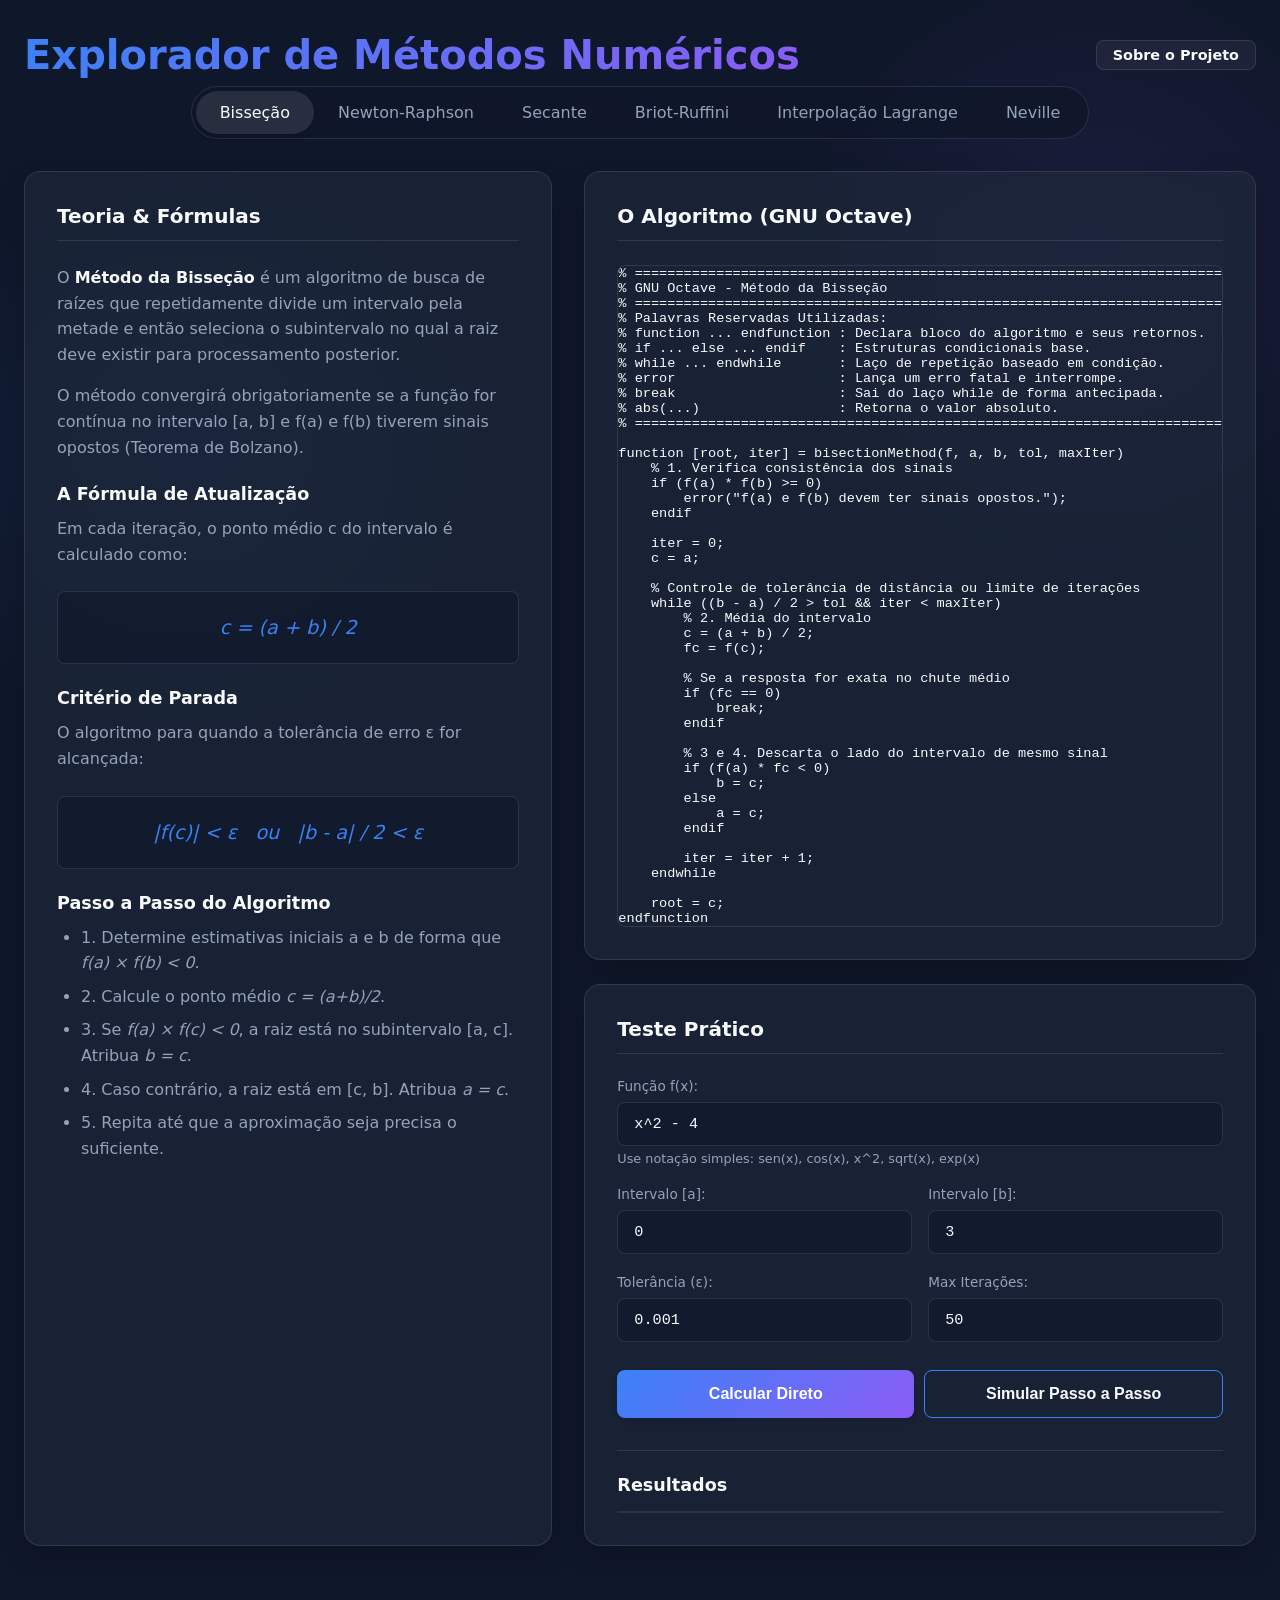
<file: index.html>
<!DOCTYPE html>
<html lang="pt-BR">

<head>
    <meta charset="UTF-8">
    <meta name="viewport" content="width=device-width, initial-scale=1.0">
    <title>Métodos Numéricos (Offline)</title>
    <!-- Custom CSS -->
    <link rel="stylesheet" href="style.css">
</head>

<body>
    <header class="app-header">
        <div style="display: flex; justify-content: space-between; align-items: center; margin-bottom: 0.5rem;">
            <h1 style="margin-bottom: 0;">Explorador de Métodos Numéricos</h1>
            <a href="sobre.html"
                style="color: var(--text-primary); text-decoration: none; padding: 0.4rem 1rem; border: 1px solid var(--panel-border); border-radius: 0.5rem; background: rgba(255,255,255,0.05); font-weight: 600; font-size: 0.9rem; transition: background 0.2s;">Sobre
                o Projeto</a>
        </div>
        <nav class="method-selector">
            <button class="active" data-method="bisection">Bisseção</button>
            <button data-method="newton">Newton-Raphson</button>
            <button data-method="secant">Secante</button>
            <button data-method="briot-ruffini">Briot-Ruffini</button>
            <button data-method="lagrange">Interpolação Lagrange</button>
            <button data-method="neville">Neville</button>
        </nav>
    </header>

    <main class="app-container">
        <!-- Left Panel: Theory & Formula -->
        <section class="panel theory-panel glass-panel">
            <h2>Teoria & Fórmulas</h2>
            <div id="theory-content">
                <!-- Content injected by JS -->
            </div>
        </section>

        <!-- Right Panel: Code & Playground -->
        <section class="panel practice-panel">
            <div class="code-container glass-panel">
                <h2>O Algoritmo (GNU Octave)</h2>
                <pre><code id="code-block" class="language-matlab">
// Code injected by JS
                </code></pre>
            </div>

            <div class="playground glass-panel">
                <h2>Teste Prático</h2>
                <form id="calc-form">
                    <div class="input-group" id="func-input-group" style="flex: 1 1 100%;">
                        <label for="func-input">Função f(x):</label>
                        <input type="text" id="func-input" value="x^2 - 4" required placeholder="ex: x^2 - 4">
                        <small style="color: var(--text-secondary); margin-top: 5px; font-size: 0.8rem;">Use notação
                            simples: sen(x), cos(x), x^2, sqrt(x), exp(x)</small>
                    </div>

                    <!-- Bisection Inputs -->
                    <div id="bisection-inputs" class="input-set input-row">
                        <div class="input-group">
                            <label for="interval-a">Intervalo [a]:</label>
                            <input type="number" step="any" id="interval-a" value="0" required>
                        </div>
                        <div class="input-group">
                            <label for="interval-b">Intervalo [b]:</label>
                            <input type="number" step="any" id="interval-b" value="3" required>
                        </div>
                    </div>

                    <!-- Newton Inputs -->
                    <div id="newton-inputs" class="input-set input-row hidden">
                        <div class="input-group">
                            <label for="initial-guess">Chute Inicial x<sub>0</sub>:</label>
                            <input type="number" step="any" id="initial-guess" value="3">
                        </div>
                    </div>

                    <!-- Secant Inputs -->
                    <div id="secant-inputs" class="input-set input-row hidden">
                        <div class="input-group">
                            <label for="secant-x0">x<sub>0</sub>:</label>
                            <input type="number" step="any" id="secant-x0" value="0">
                        </div>
                        <div class="input-group">
                            <label for="secant-x1">x<sub>1</sub>:</label>
                            <input type="number" step="any" id="secant-x1" value="3">
                        </div>
                    </div>

                    <!-- Briot-Ruffini Inputs -->
                    <div id="briot-ruffini-inputs" class="input-set input-row hidden">
                        <div class="input-group" style="flex: 1 1 100%;">
                            <label for="br-coeffs">Coeficientes de P(x), do maior grau para o menor, separados por
                                vírgula:</label>
                            <input type="text" id="br-coeffs" value="1, -5, 6"
                                placeholder="ex: 1, -5, 6 para x² - 5x + 6 = 0">
                        </div>
                        <div class="input-group">
                            <label for="br-a">Raiz a testar (x = a):</label>
                            <input type="number" step="any" id="br-a" value="2">
                        </div>
                    </div>

                    <!-- Lagrange Inputs -->
                    <div id="lagrange-inputs" class="input-set input-row hidden">
                        <div class="input-group" style="flex: 1 1 100%;">
                            <label for="lagrange-points">Pontos conhecidos (x,y separados por ;):</label>
                            <input type="text" id="lagrange-points" value="-1,4; 0,1; 2,-1"
                                placeholder="ex: 1,2; 2,4; 3,9">
                        </div>
                        <div class="input-group">
                            <label for="lagrange-x">Valor alvo de x:</label>
                            <input type="number" step="any" id="lagrange-x" value="1">
                        </div>
                    </div>

                    <!-- Neville Inputs -->
                    <div id="neville-inputs" class="input-set input-row hidden">
                        <div class="input-group" style="flex: 1 1 100%;">
                            <label for="neville-points">Pontos conhecidos (x,y separados por ;):</label>
                            <input type="text" id="neville-points" value="-1,4; 0,1; 2,-1"
                                placeholder="ex: 1,2; 2,4; 3,9">
                        </div>
                        <div class="input-group">
                            <label for="neville-x">Valor alvo de x:</label>
                            <input type="number" step="any" id="neville-x" value="1">
                        </div>
                    </div>

                    <div class="input-row">
                        <div class="input-group">
                            <label for="tolerance">Tolerância (&epsilon;):</label>
                            <input type="number" step="any" id="tolerance" value="0.001" required>
                        </div>
                        <div class="input-group">
                            <label for="max-iter">Max Iterações:</label>
                            <input type="number" id="max-iter" value="50" required>
                        </div>
                    </div>

                    <div class="button-row" style="display: flex; gap: 10px;">
                        <button type="submit" id="btn-calc" class="btn-primary" style="flex: 1;">Calcular
                            Direto</button>
                        <button type="button" id="btn-simulate" class="btn-secondary" style="flex: 1;">Simular Passo a
                            Passo</button>
                    </div>
                </form>

                <div class="results-container">
                    <h3>Resultados</h3>
                    <div id="final-result" class="final-result"></div>

                    <!-- View de Tabela Convencional -->
                    <div id="table-view" class="table-scroller">
                        <table id="results-table">
                            <thead>
                                <!-- Headers injected by JS -->
                            </thead>
                            <tbody>
                                <!-- Rows injected by JS -->
                            </tbody>
                        </table>
                    </div>

                    <!-- View do Simulador Passo a Passo -->
                    <div id="simulator-view" class="simulator-container hidden">
                        <div class="sim-header">
                            <h4 id="sim-step-title">Passo 1/N</h4>
                            <button type="button" id="btn-stop-sim" class="btn-secondary"
                                style="padding: 2px 8px; font-size: 0.8rem;">Sair Simulação</button>
                        </div>
                        <div id="sim-content" class="sim-content">
                            <!-- JS injects the step detail here -->
                        </div>
                        <div class="sim-controls">
                            <button type="button" id="btn-sim-prev" class="btn-secondary" disabled>Anterior</button>
                            <button type="button" id="btn-sim-next" class="btn-primary">Próximo</button>
                        </div>
                    </div>
                </div>
            </div>
        </section>
    </main>
    <!-- JS Modules (ordem importa: parser → métodos → app) -->
    <script src="js/parser.js"></script>
    <script src="js/bisection.js"></script>
    <script src="js/newton.js"></script>
    <script src="js/secant.js"></script>
    <script src="js/briot_ruffini.js"></script>
    <script src="js/lagrange.js"></script>
    <script src="js/neville.js"></script>
    <script src="js/app.js"></script>
</body>

</html>
</file>
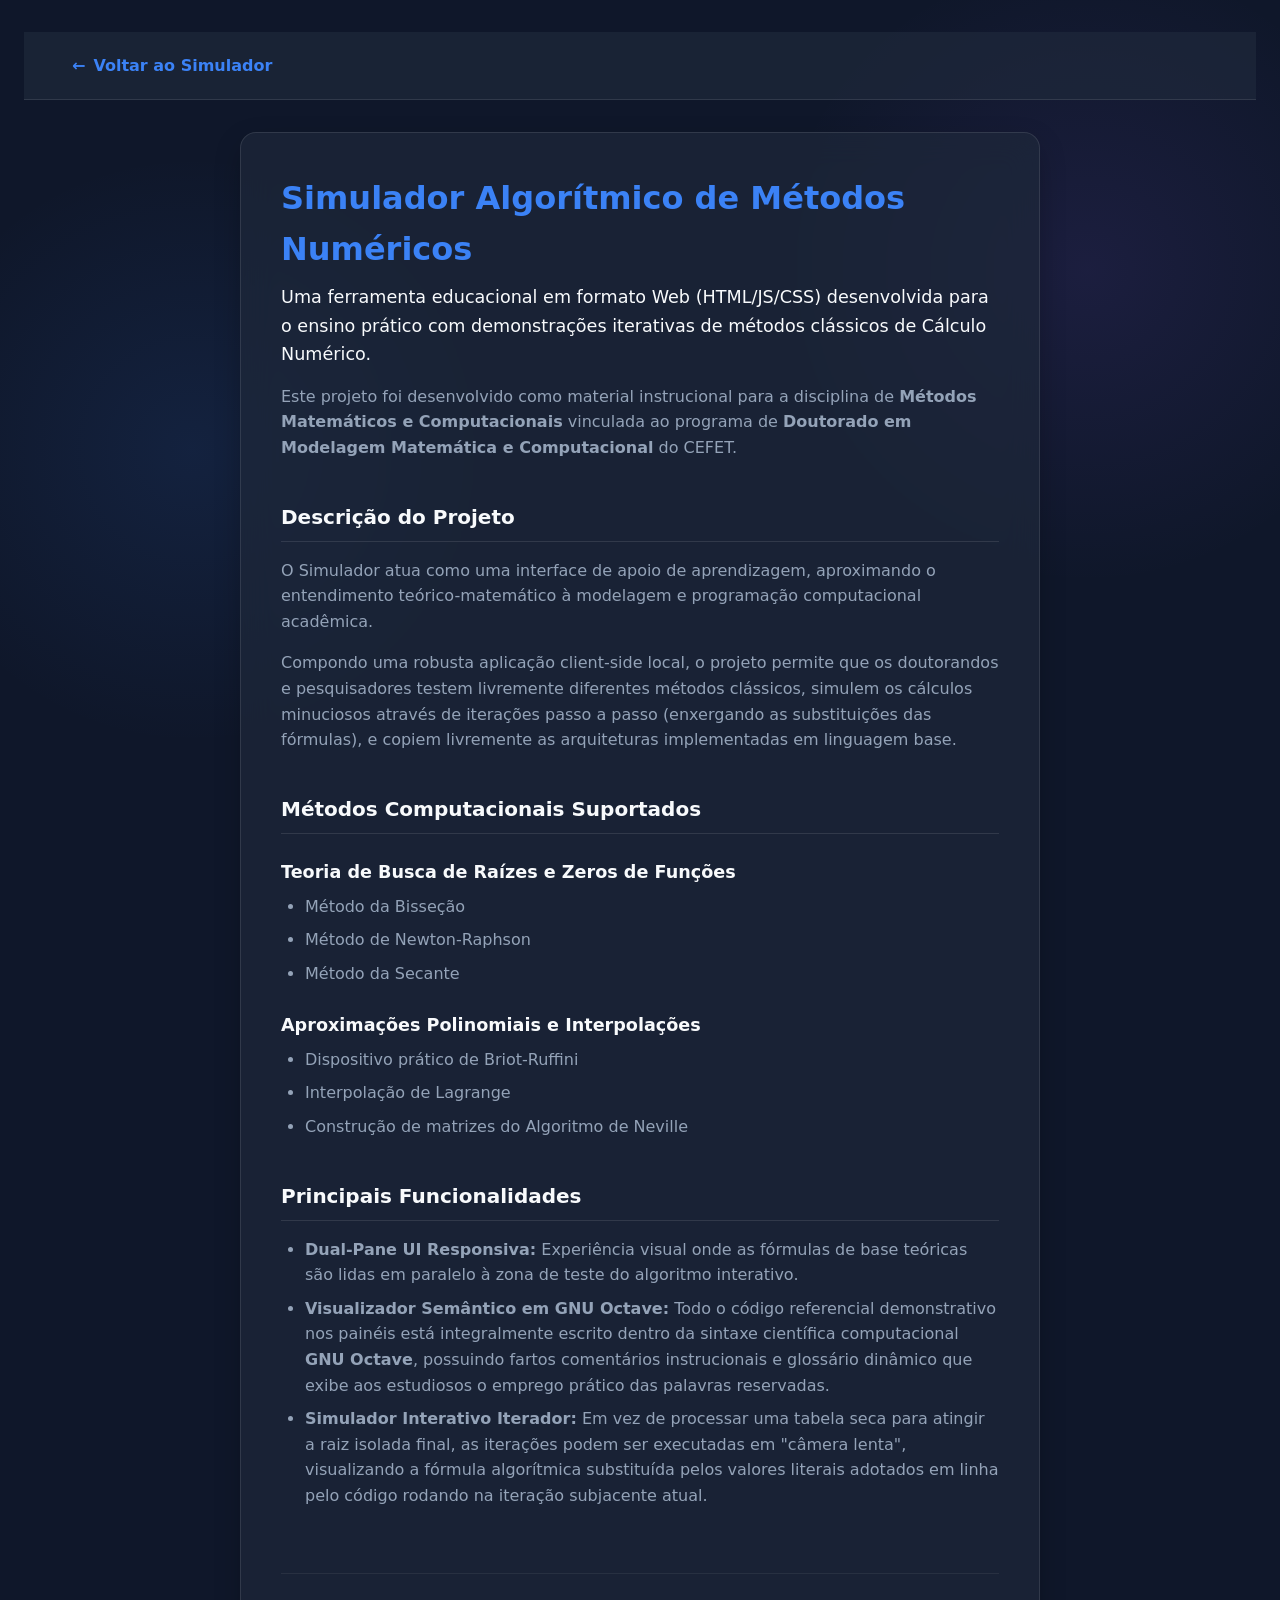
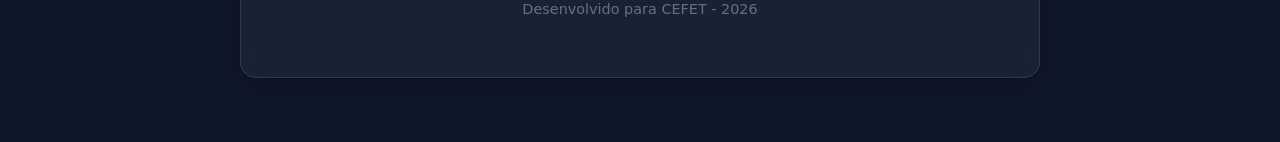
<file: sobre.html>
<!DOCTYPE html>
<html lang="pt-BR">

<head>
    <meta charset="UTF-8">
    <meta name="viewport" content="width=device-width, initial-scale=1.0">
    <title>Sobre - Métodos Numéricos</title>
    <link rel="stylesheet" href="style.css">
    <style>
        body {
            display: flex;
            flex-direction: column;
            align-items: center;
        }

        .about-header {
            width: 100%;
            padding: 1.5rem 3rem;
            background: rgba(30, 41, 59, 0.7);
            border-bottom: 1px solid var(--panel-border);
            text-align: left;
        }

        .about-container {
            max-width: 800px;
            width: 100%;
            margin: 2rem;
            padding: 2.5rem;
            color: var(--text-secondary);
            line-height: 1.6;
        }

        .about-container h1,
        .about-container h2,
        .about-container h3 {
            color: var(--text-primary);
        }

        .about-container h1 {
            margin-bottom: 0.5rem;
        }

        .about-container h2 {
            margin-top: 2.5rem;
            margin-bottom: 1rem;
            border-bottom: 1px solid var(--panel-border);
            padding-bottom: 0.5rem;
        }

        .about-container h3 {
            margin-top: 1.5rem;
            margin-bottom: 0.5rem;
            font-size: 1.1rem;
        }

        .about-container p {
            margin-bottom: 1rem;
        }

        .about-container ul {
            padding-left: 1.5rem;
            margin-bottom: 1.5rem;
        }

        .about-container li {
            margin-bottom: 0.5rem;
        }

        .btn-back {
            color: var(--accent);
            text-decoration: none;
            font-weight: 600;
            display: inline-flex;
            align-items: center;
            gap: 0.5rem;
            transition: opacity 0.2s;
        }

        .btn-back:hover {
            opacity: 0.8;
        }
    </style>
</head>

<body>
    <header class="about-header">
        <a href="index.html" class="btn-back"><span>&larr;</span> Voltar ao Simulador</a>
    </header>

    <main class="about-container glass-panel">
        <h1 style="color: var(--accent);">Simulador Algorítmico de Métodos Numéricos</h1>
        <p style="font-size: 1.1rem; color: var(--text-primary);">Uma ferramenta educacional em formato Web
            (HTML/JS/CSS) desenvolvida para o ensino prático com demonstrações iterativas de métodos clássicos de
            Cálculo Numérico.</p>

        <p>Este projeto foi desenvolvido como material instrucional para a disciplina de <strong>Métodos Matemáticos e
                Computacionais</strong> vinculada ao programa de <strong>Doutorado em Modelagem Matemática e
                Computacional</strong> do CEFET.</p>

        <h2>Descrição do Projeto</h2>
        <p>O Simulador atua como uma interface de apoio de aprendizagem, aproximando o entendimento teórico-matemático à
            modelagem e programação computacional acadêmica.</p>
        <p>Compondo uma robusta aplicação client-side local, o projeto permite que os doutorandos e pesquisadores testem
            livremente diferentes métodos clássicos, simulem os cálculos minuciosos através de iterações passo a passo
            (enxergando as substituições das fórmulas), e copiem livremente as arquiteturas implementadas em linguagem
            base.</p>

        <h2>Métodos Computacionais Suportados</h2>

        <h3>Teoria de Busca de Raízes e Zeros de Funções</h3>
        <ul>
            <li>Método da Bisseção</li>
            <li>Método de Newton-Raphson</li>
            <li>Método da Secante</li>
        </ul>

        <h3>Aproximações Polinomiais e Interpolações</h3>
        <ul>
            <li>Dispositivo prático de Briot-Ruffini</li>
            <li>Interpolação de Lagrange</li>
            <li>Construção de matrizes do Algoritmo de Neville</li>
        </ul>

        <h2>Principais Funcionalidades</h2>
        <ul>
            <li><strong>Dual-Pane UI Responsiva:</strong> Experiência visual onde as fórmulas de base teóricas são lidas
                em paralelo à zona de teste do algoritmo interativo.</li>
            <li><strong>Visualizador Semântico em GNU Octave:</strong> Todo o código referencial demonstrativo nos
                painéis está integralmente escrito dentro da sintaxe científica computacional <strong>GNU
                    Octave</strong>, possuindo fartos comentários instrucionais e glossário dinâmico que exibe aos
                estudiosos o emprego prático das palavras reservadas.</li>
            <li><strong>Simulador Interativo Iterador:</strong> Em vez de processar uma tabela seca para atingir a raiz
                isolada final, as iterações podem ser executadas em "câmera lenta", visualizando a fórmula algorítmica
                substituída pelos valores literais adotados em linha pelo código rodando na iteração subjacente atual.
            </li>
        </ul>

        <div
            style="margin-top: 4rem; text-align: center; border-top: 1px solid var(--panel-border); padding-top: 1.5rem; opacity: 0.6; font-size: 0.9em;">
            <p>Desenvolvido para CEFET - 2026</p>
        </div>
    </main>
</body>

</html>
</file>
<file: style.css>
:root {
    --bg-color: #0f172a;
    --panel-bg: rgba(30, 41, 59, 0.7);
    --panel-border: rgba(255, 255, 255, 0.1);
    --text-primary: #f8fafc;
    --text-secondary: #94a3b8;
    --accent: #3b82f6;
    --accent-hover: #2563eb;
    --accent-gradient: linear-gradient(135deg, #3b82f6, #8b5cf6);
    --success: #10b981;
    --danger: #ef4444;
}

* {
    box-sizing: border-box;
    margin: 0;
    padding: 0;
}

body {
    font-family: system-ui, -apple-system, sans-serif;
    background-color: var(--bg-color);
    color: var(--text-primary);
    min-height: 100vh;
    display: flex;
    flex-direction: column;
    padding: 2rem 1.5rem;
    background-image:
        radial-gradient(circle at 15% 50%, rgba(59, 130, 246, 0.1), transparent 25%),
        radial-gradient(circle at 85% 30%, rgba(139, 92, 246, 0.1), transparent 25%);
    background-attachment: fixed;
}

.app-header {
    text-align: center;
    margin-bottom: 2rem;
}

.app-header h1 {
    font-size: 2.5rem;
    font-weight: 700;
    margin-bottom: 1.5rem;
    background: var(--accent-gradient);
    -webkit-background-clip: text;
    -webkit-text-fill-color: transparent;
}

.method-selector {
    display: inline-flex;
    background: rgba(15, 23, 42, 0.8);
    border-radius: 9999px;
    padding: 0.25rem;
    border: 1px solid var(--panel-border);
}

.method-selector button {
    background: transparent;
    border: none;
    color: var(--text-secondary);
    padding: 0.75rem 1.5rem;
    font-size: 1rem;
    font-weight: 500;
    border-radius: 9999px;
    cursor: pointer;
    transition: all 0.3s ease;
    font-family: inherit;
}

.method-selector button:hover {
    color: var(--text-primary);
}

.method-selector button.active {
    background: var(--panel-border);
    color: var(--text-primary);
    box-shadow: 0 4px 6px -1px rgba(0, 0, 0, 0.1);
}

.app-container {
    display: grid;
    grid-template-columns: 1fr 1fr;
    gap: 2rem;
    max-width: 1400px;
    margin: 0 auto;
    width: 100%;
}

.glass-panel {
    background: var(--panel-bg);
    backdrop-filter: blur(16px);
    -webkit-backdrop-filter: blur(16px);
    border: 1px solid var(--panel-border);
    border-radius: 1rem;
    padding: 2rem;
    box-shadow: 0 10px 30px -5px rgba(0, 0, 0, 0.3);
}

h2 {
    font-size: 1.25rem;
    font-weight: 600;
    margin-bottom: 1.5rem;
    color: var(--text-primary);
    border-bottom: 1px solid var(--panel-border);
    padding-bottom: 0.75rem;
    display: flex;
    align-items: center;
    gap: 0.5rem;
}

h3 {
    font-size: 1.1rem;
    margin-bottom: 1rem;
}

/* Form Styles */
.input-row {
    display: flex;
    gap: 1rem;
    flex-wrap: wrap;
}

.input-group {
    display: flex;
    flex-direction: column;
    margin-bottom: 1.25rem;
    flex: 1;
    min-width: 140px;
}

label {
    font-size: 0.85rem;
    font-weight: 500;
    color: var(--text-secondary);
    margin-bottom: 0.5rem;
}

input {
    background: rgba(15, 23, 42, 0.6);
    border: 1px solid var(--panel-border);
    border-radius: 0.5rem;
    padding: 0.75rem 1rem;
    color: var(--text-primary);
    font-family: monospace;
    font-size: 0.95rem;
    transition: all 0.3s;
}

input:focus {
    outline: none;
    border-color: var(--accent);
    box-shadow: 0 0 0 2px rgba(59, 130, 246, 0.2);
}

.btn-primary {
    background: var(--accent-gradient);
    border: none;
    border-radius: 0.5rem;
    color: white;
    padding: 0.875rem 1.5rem;
    font-size: 1rem;
    font-weight: 600;
    cursor: pointer;
    width: 100%;
    margin-top: 0.5rem;
    transition: all 0.2s;
    box-shadow: 0 4px 6px -1px rgba(0, 0, 0, 0.1), 0 2px 4px -1px rgba(0, 0, 0, 0.06);
}

.btn-primary:hover {
    opacity: 0.9;
    transform: translateY(-1px);
    box-shadow: 0 10px 15px -3px rgba(0, 0, 0, 0.1), 0 4px 6px -2px rgba(0, 0, 0, 0.05);
}

.btn-primary:active {
    transform: translateY(1px);
}

.btn-secondary {
    background: transparent;
    border: 1px solid var(--accent);
    border-radius: 0.5rem;
    color: var(--text-primary);
    padding: 0.875rem 1.5rem;
    font-size: 1rem;
    font-weight: 600;
    cursor: pointer;
    width: 100%;
    margin-top: 0.5rem;
    transition: all 0.2s;
}

.btn-secondary:hover:not(:disabled) {
    background: rgba(59, 130, 246, 0.1);
    transform: translateY(-1px);
}

.btn-secondary:active:not(:disabled) {
    transform: translateY(1px);
}

/* Table */
.results-container {
    margin-top: 2rem;
    border-top: 1px solid var(--panel-border);
    padding-top: 1.5rem;
}

.table-scroller {
    overflow-x: auto;
    border-radius: 0.5rem;
    border: 1px solid var(--panel-border);
    background: rgba(15, 23, 42, 0.4);
}

table {
    width: 100%;
    border-collapse: collapse;
    font-family: monospace;
    font-size: 0.85rem;
}

th,
td {
    padding: 0.75rem 1rem;
    text-align: right;
    border-bottom: 1px solid var(--panel-border);
    white-space: nowrap;
}

th {
    background: rgba(255, 255, 255, 0.05);
    font-weight: 600;
    color: var(--text-secondary);
}

tr:last-child td {
    border-bottom: none;
}

tr:nth-child(even) {
    background: rgba(255, 255, 255, 0.02);
}

.final-result {
    margin-bottom: 1rem;
    padding: 1rem;
    background: rgba(16, 185, 129, 0.1);
    border: 1px solid rgba(16, 185, 129, 0.2);
    border-radius: 0.5rem;
    color: var(--success);
    font-weight: 600;
    display: none;
    text-align: center;
    font-size: 1.1rem;
}

.final-result.error {
    background: rgba(239, 68, 68, 0.1);
    border-color: rgba(239, 68, 68, 0.2);
    color: var(--danger);
    font-size: 0.95rem;
    text-align: left;
}

.hidden {
    display: none !important;
}

/* Code Block */
pre {
    margin: 0;
    border-radius: 0.5rem;
    border: 1px solid var(--panel-border);
    overflow-x: auto;
}

code {
    font-family: monospace;
    font-size: 0.85rem;
    border-radius: 0.5rem;
}

.practice-panel {
    display: flex;
    flex-direction: column;
    gap: 1.5rem;
}

/* Theory Content */
.theory-block {
    animation: fadeIn 0.4s ease-out;
}

.theory-block p {
    margin-bottom: 1rem;
    line-height: 1.6;
    color: var(--text-secondary);
}

.theory-block strong {
    color: var(--text-primary);
}

.theory-block .formula-box {
    background: rgba(15, 23, 42, 0.6);
    padding: 1.5rem;
    border-radius: 0.5rem;
    border: 1px solid var(--panel-border);
    margin: 1.5rem 0;
    text-align: center;
    font-size: 1.2rem;
    overflow-x: auto;
    color: var(--accent);
}

.theory-block h3 {
    margin: 1.5rem 0 0.75rem;
    color: var(--text-primary);
    font-size: 1.1rem;
}

.theory-block ul {
    margin-left: 1.5rem;
    margin-bottom: 1.5rem;
    color: var(--text-secondary);
    line-height: 1.6;
}

.theory-block li {
    margin-bottom: 0.5rem;
}

@keyframes fadeIn {
    from {
        opacity: 0;
        transform: translateY(10px);
    }

    to {
        opacity: 1;
        transform: translateY(0);
    }
}

/* Simulator View */
.simulator-container {
    background: rgba(30, 41, 59, 0.4);
    border: 1px solid var(--panel-border);
    border-radius: 8px;
    padding: 15px;
    margin-top: 10px;
    display: flex;
    flex-direction: column;
    gap: 15px;
}

.simulator-container.hidden {
    display: none;
}

.sim-header {
    display: flex;
    justify-content: space-between;
    align-items: center;
    border-bottom: 1px solid var(--panel-border);
    padding-bottom: 10px;
}

.sim-header h4 {
    margin: 0;
    color: var(--accent);
}

.sim-content {
    min-height: 150px;
    background: rgba(15, 23, 42, 0.5);
    padding: 15px;
    border-radius: 6px;
    font-size: 0.95rem;
    line-height: 1.6;
}

.sim-content .formula-box {
    margin: 10px 0;
    font-size: 1.1em;
}

.sim-controls {
    display: flex;
    justify-content: space-between;
    gap: 10px;
}

.sim-controls button {
    flex: 1;
}

.sim-controls button:disabled {
    opacity: 0.5;
    cursor: not-allowed;
}

.highlight-val {
    color: var(--primary);
    font-weight: bold;
}

@media (max-width: 1024px) {
    .app-container {
        grid-template-columns: 1fr;
    }
}
</file>
